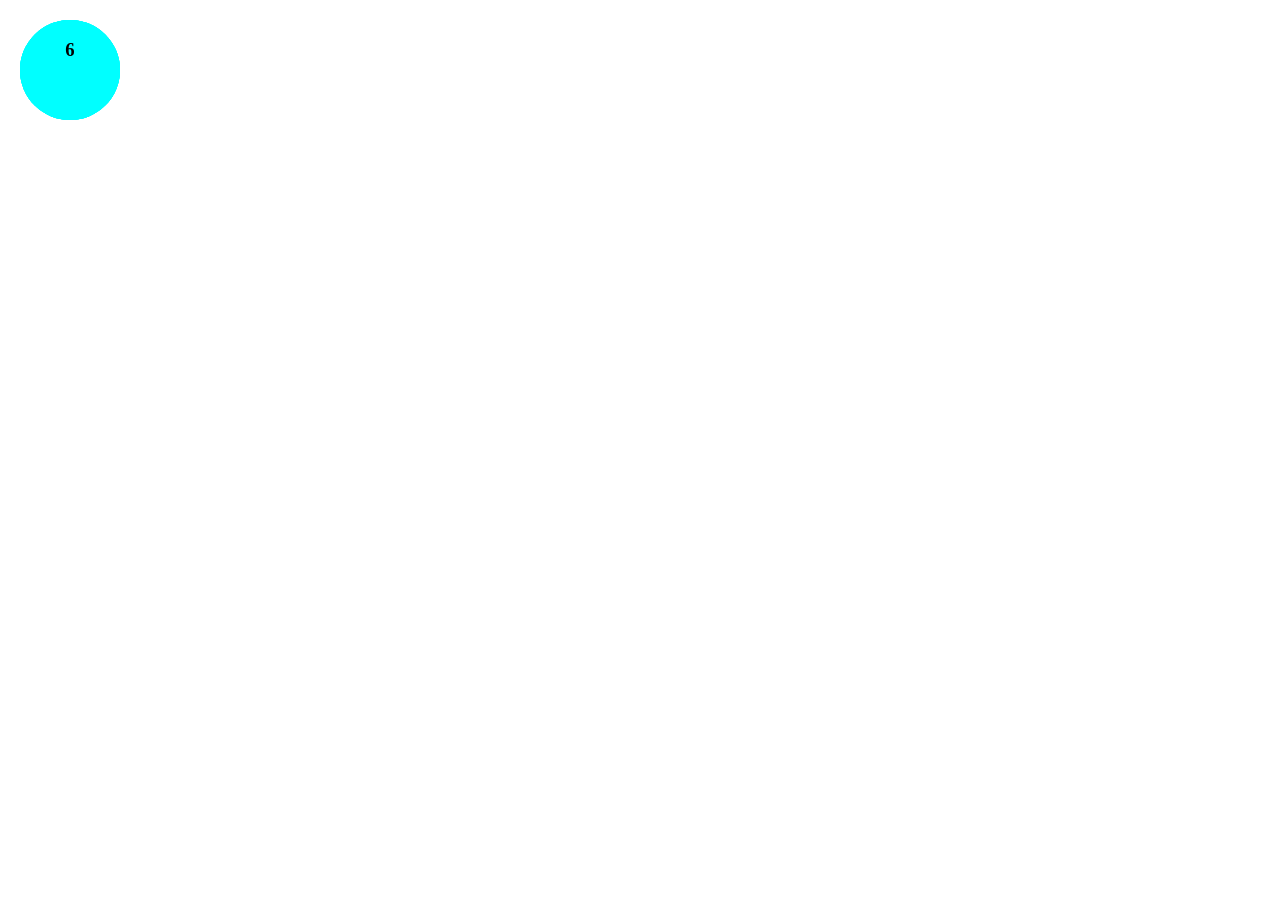
<file: animated buble/index.html>
<!DOCTYPE html>
<html lang="en">
<head>
  <meta charset="UTF-8">
  <link rel="stylesheet" href="style.css">
  <title>Document</title>
</head>
<body>
  <div class="box1"><h3>1</h3></div>
  <div class="box2"><h3>2</h3></div>
  <div class="box3"><h3>3</h3></div>
  <div class="box4"><h3>4</h3></div>
  <div class="box5"><h3>5</h3></div>
  <div class="box6"><h3>6</h3></div>
  
</body>
</html>
</file>
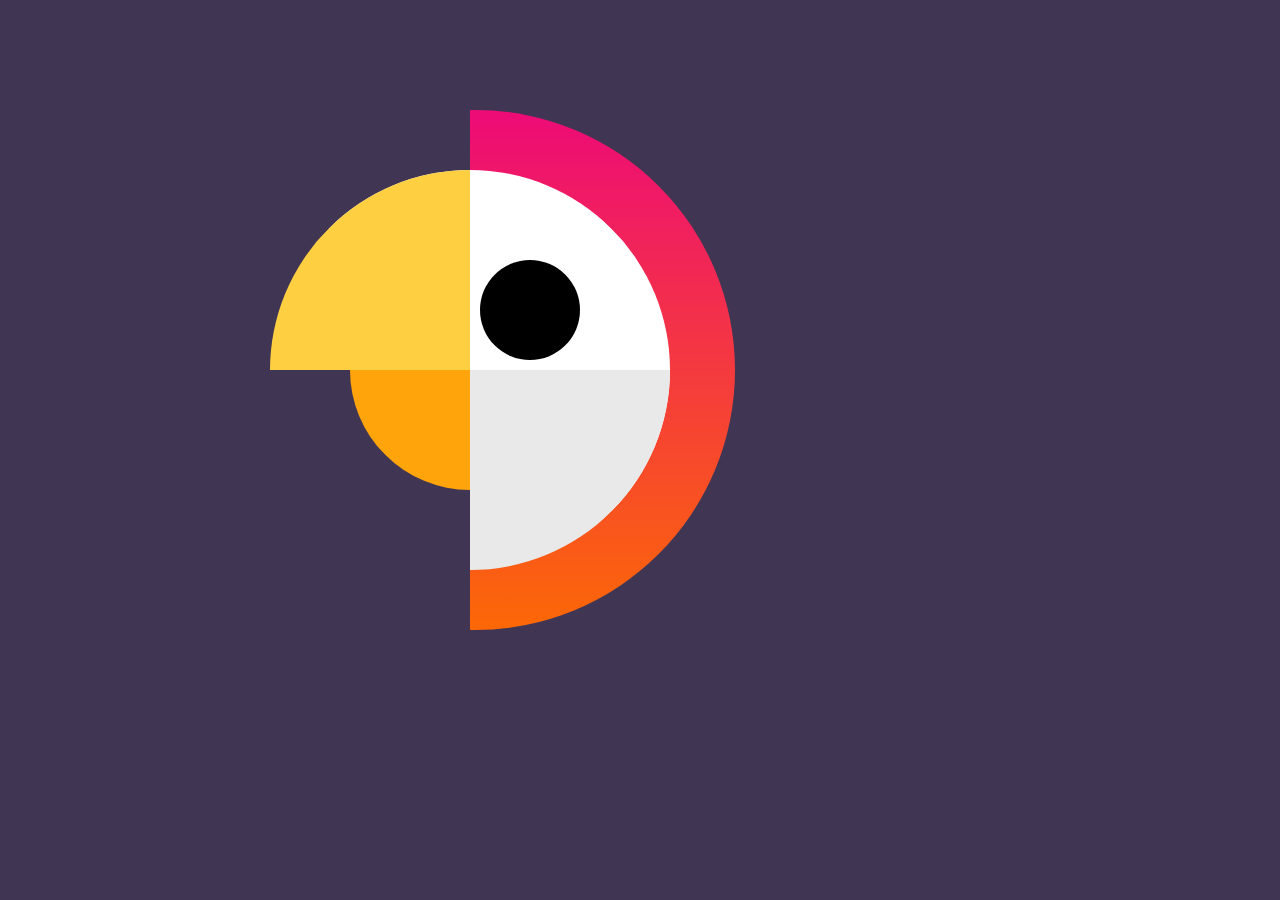
<file: xo'roz/index.html>
<!DOCTYPE html>
<html lang="en">
<head>
  <meta charset="UTF-8">
  <link rel="stylesheet" href="style.css">
  <title>Document</title>
</head>
<body>
  <div class="mouth"></div>
  <div class="head"></div>
  <div class="eye"></div>
  <div class="head2"></div>
  <div class="black"></div>
  
</body>
</html>
</file>
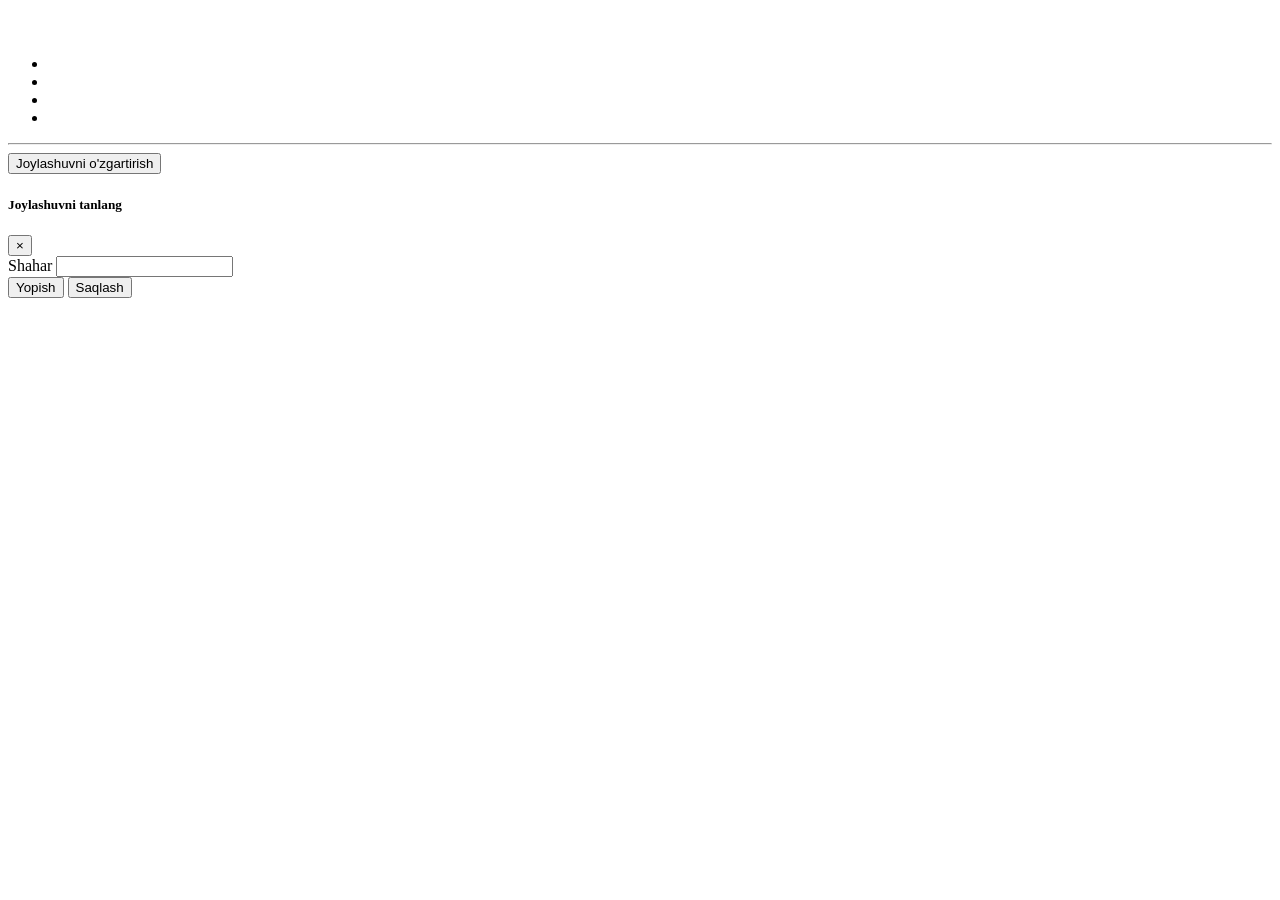
<file: New folder/SMART SS/ob-havo/index.html>
<!DOCTYPE html>
<html lang="en">
<head>
  <meta charset="UTF-8">
  <meta name="viewport" content="width=device-width, initial-scale=1.0">
  <meta http-equiv="X-UA-Compatible" content="ie=edge">
  <link rel="stylesheet" href="https://bootswatch.com/4/cerulean/bootstrap.min.css">
  <title>Ob-havo</title>
</head>
<body>
  <div class="container">
    <div class="row">
      <div class="col-md-6 mx-auto text-center bg-primary mt-5 p-5 rounded">
        <h1 id="w-location"></h1>   
        <h3 class="text-dark" id="w-desc"></h3>     
        <h3 id="w-string"></h3>
        <img id="w-icon">
        <ul id="w-details" class="list-group mt-3">
          <li class="list-group-item" id="w-humidity"></li>
          <li class="list-group-item" id="w-dewpoint"></li>
          <li class="list-group-item" id="w-feels-like"></li>
          <li class="list-group-item" id="w-wind"></li>
        </ul>
        <hr>
        <button type="button" class="btn btn-primary" data-toggle="modal" data-target="#locModal">
          Joylashuvni o'zgartirish
        </button>
      </div>
    </div>
  </div>

  <!-- Modal -->
  <div class="modal fade" id="locModal" tabindex="-1" role="dialog" aria-labelledby="locModalLabel" aria-hidden="true">
    <div class="modal-dialog" role="document">
      <div class="modal-content">
        <div class="modal-header">
          <h5 class="modal-title" id="locModalLabel">Joylashuvni tanlang</h5>
          <button type="button" class="close" data-dismiss="modal" aria-label="Close">
            <span aria-hidden="true">&times;</span>
          </button>
        </div>
        <div class="modal-body">
          <form id="w-form">
            <div class="form-group">
              <label for="city">Shahar</label>
              <input type="text" id="city" class="form-control">
            </div>
            <!-- <div class="form-group">
              <label for="state">State</label>
              <input type="text" id="state" class="form-control">
            </div> -->
          </form>
        </div>
        <div class="modal-footer">
          <button type="button" class="btn btn-secondary" data-dismiss="modal">Yopish</button>
          <button id="w-change-btn" type="button" class="btn btn-primary">Saqlash</button>
        </div>
      </div>
    </div>
  </div>
  

<script src="https://code.jquery.com/jquery-3.2.1.slim.min.js" integrity="sha384-KJ3o2DKtIkvYIK3UENzmM7KCkRr/rE9/Qpg6aAZGJwFDMVNA/GpGFF93hXpG5KkN" crossorigin="anonymous"></script>
<script src="https://cdnjs.cloudflare.com/ajax/libs/popper.js/1.12.3/umd/popper.min.js" integrity="sha384-vFJXuSJphROIrBnz7yo7oB41mKfc8JzQZiCq4NCceLEaO4IHwicKwpJf9c9IpFgh" crossorigin="anonymous"></script>
<script src="https://maxcdn.bootstrapcdn.com/bootstrap/4.0.0-beta.2/js/bootstrap.min.js" integrity="sha384-alpBpkh1PFOepccYVYDB4do5UnbKysX5WZXm3XxPqe5iKTfUKjNkCk9SaVuEZflJ" crossorigin="anonymous"></script>

  <script src="storage.js"></script>
  <script src="weather.js"></script>
  <script src="ui.js"></script>
  <script src="app.js"></script>
</body>
</html>
</file>
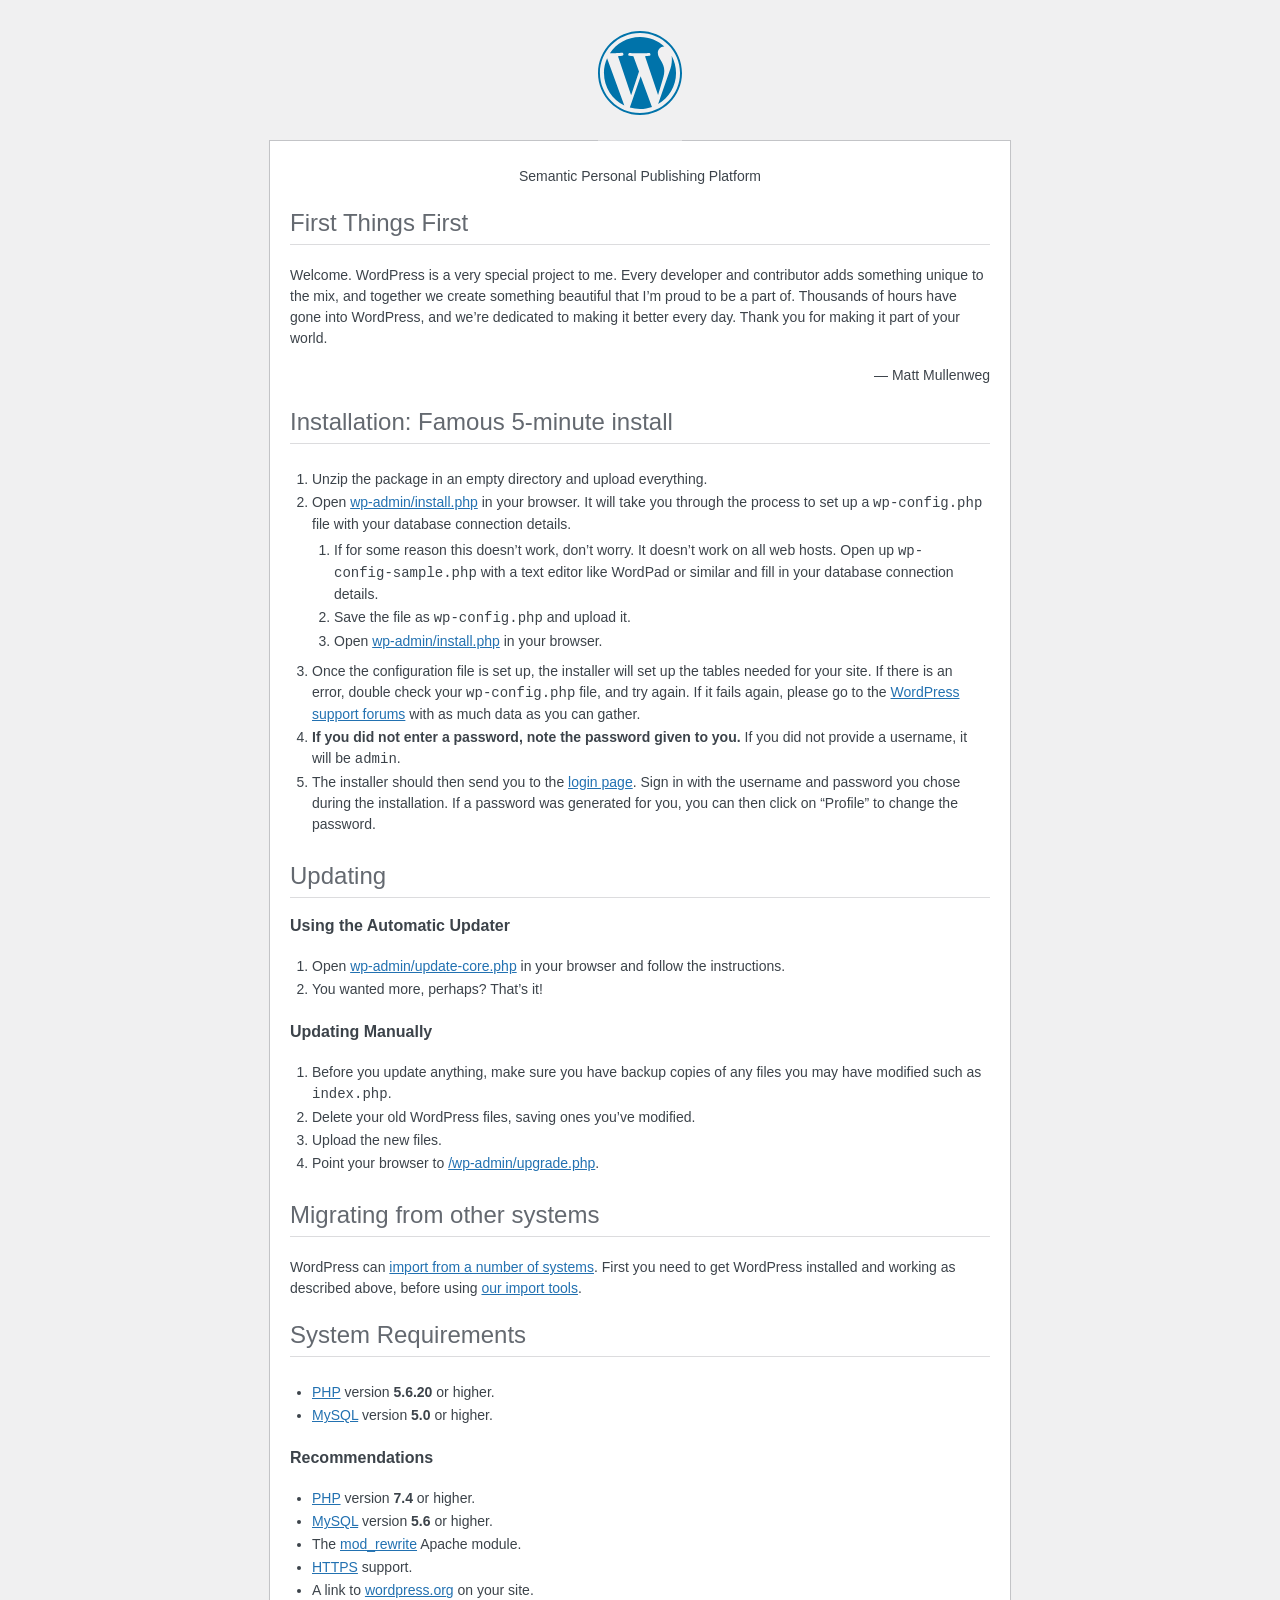
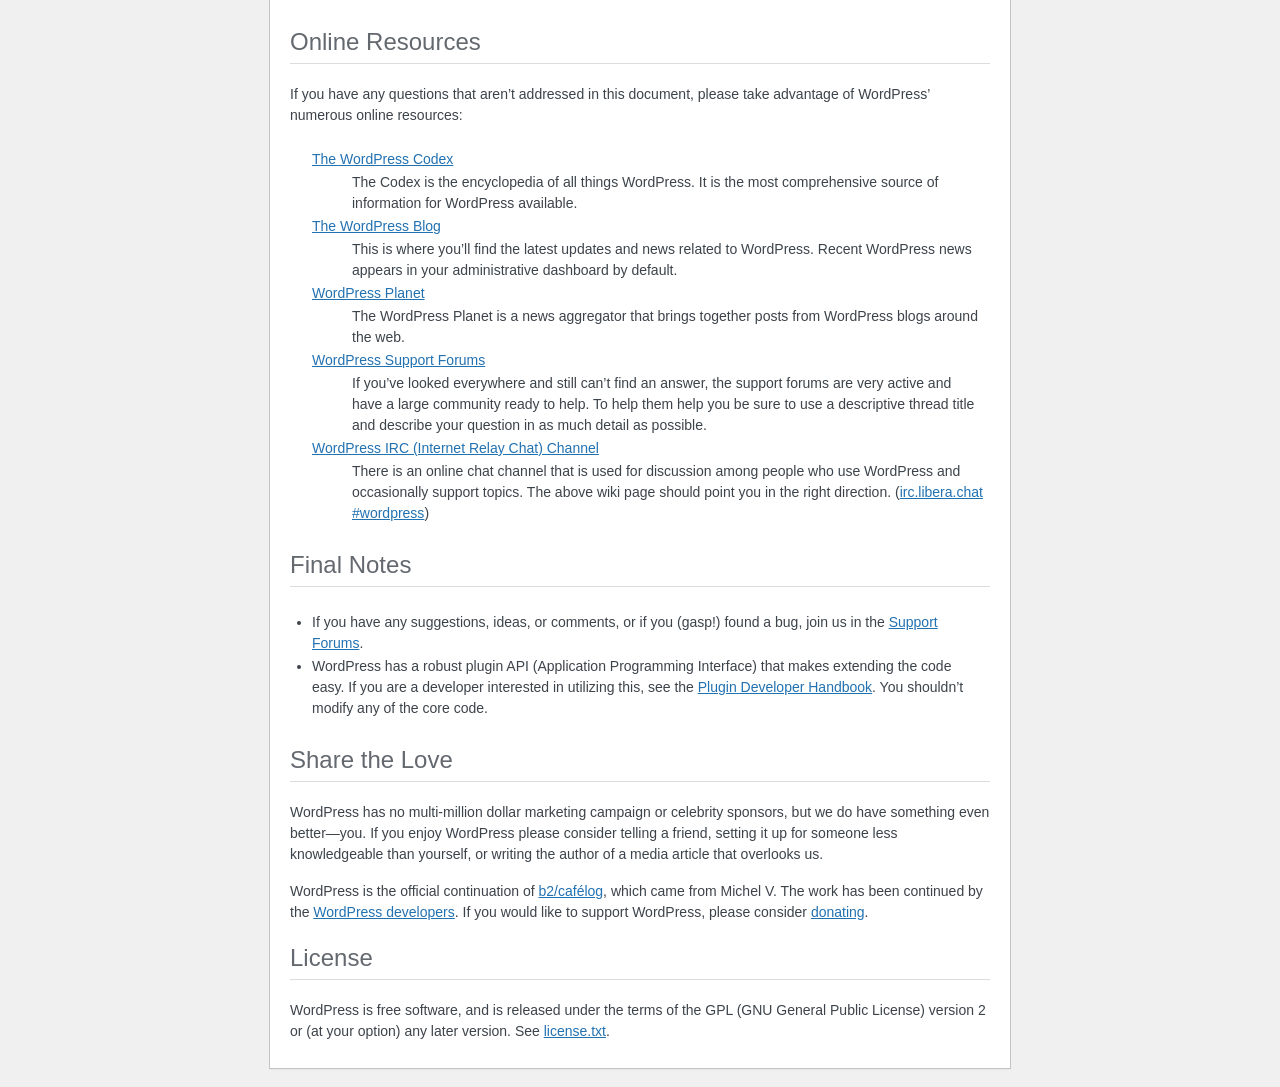
<file: readme.html>
<!DOCTYPE html>
<html lang="en">
<head>
	<meta name="viewport" content="width=device-width" />
	<meta http-equiv="Content-Type" content="text/html; charset=utf-8" />
	<title>WordPress &#8250; ReadMe</title>
	<link rel="stylesheet" href="wp-admin/css/install.css?ver=20100228" type="text/css" />
</head>
<body>
<h1 id="logo">
	<a href="https://wordpress.org/"><img alt="WordPress" src="wp-admin/images/wordpress-logo.png" /></a>
</h1>
<p style="text-align: center">Semantic Personal Publishing Platform</p>

<h2>First Things First</h2>
<p>Welcome. WordPress is a very special project to me. Every developer and contributor adds something unique to the mix, and together we create something beautiful that I&#8217;m proud to be a part of. Thousands of hours have gone into WordPress, and we&#8217;re dedicated to making it better every day. Thank you for making it part of your world.</p>
<p style="text-align: right">&#8212; Matt Mullenweg</p>

<h2>Installation: Famous 5-minute install</h2>
<ol>
	<li>Unzip the package in an empty directory and upload everything.</li>
	<li>Open <span class="file"><a href="wp-admin/install.php">wp-admin/install.php</a></span> in your browser. It will take you through the process to set up a <code>wp-config.php</code> file with your database connection details.
		<ol>
			<li>If for some reason this doesn&#8217;t work, don&#8217;t worry. It doesn&#8217;t work on all web hosts. Open up <code>wp-config-sample.php</code> with a text editor like WordPad or similar and fill in your database connection details.</li>
			<li>Save the file as <code>wp-config.php</code> and upload it.</li>
			<li>Open <span class="file"><a href="wp-admin/install.php">wp-admin/install.php</a></span> in your browser.</li>
		</ol>
	</li>
	<li>Once the configuration file is set up, the installer will set up the tables needed for your site. If there is an error, double check your <code>wp-config.php</code> file, and try again. If it fails again, please go to the <a href="https://wordpress.org/support/forums/">WordPress support forums</a> with as much data as you can gather.</li>
	<li><strong>If you did not enter a password, note the password given to you.</strong> If you did not provide a username, it will be <code>admin</code>.</li>
	<li>The installer should then send you to the <a href="wp-login.php">login page</a>. Sign in with the username and password you chose during the installation. If a password was generated for you, you can then click on &#8220;Profile&#8221; to change the password.</li>
</ol>

<h2>Updating</h2>
<h3>Using the Automatic Updater</h3>
<ol>
	<li>Open <span class="file"><a href="wp-admin/update-core.php">wp-admin/update-core.php</a></span> in your browser and follow the instructions.</li>
	<li>You wanted more, perhaps? That&#8217;s it!</li>
</ol>

<h3>Updating Manually</h3>
<ol>
	<li>Before you update anything, make sure you have backup copies of any files you may have modified such as <code>index.php</code>.</li>
	<li>Delete your old WordPress files, saving ones you&#8217;ve modified.</li>
	<li>Upload the new files.</li>
	<li>Point your browser to <span class="file"><a href="wp-admin/upgrade.php">/wp-admin/upgrade.php</a>.</span></li>
</ol>

<h2>Migrating from other systems</h2>
<p>WordPress can <a href="https://wordpress.org/support/article/importing-content/">import from a number of systems</a>. First you need to get WordPress installed and working as described above, before using <a href="wp-admin/import.php">our import tools</a>.</p>

<h2>System Requirements</h2>
<ul>
	<li><a href="https://secure.php.net/">PHP</a> version <strong>5.6.20</strong> or higher.</li>
	<li><a href="https://www.mysql.com/">MySQL</a> version <strong>5.0</strong> or higher.</li>
</ul>

<h3>Recommendations</h3>
<ul>
	<li><a href="https://secure.php.net/">PHP</a> version <strong>7.4</strong> or higher.</li>
	<li><a href="https://www.mysql.com/">MySQL</a> version <strong>5.6</strong> or higher.</li>
	<li>The <a href="https://httpd.apache.org/docs/2.2/mod/mod_rewrite.html">mod_rewrite</a> Apache module.</li>
	<li><a href="https://wordpress.org/news/2016/12/moving-toward-ssl/">HTTPS</a> support.</li>
	<li>A link to <a href="https://wordpress.org/">wordpress.org</a> on your site.</li>
</ul>

<h2>Online Resources</h2>
<p>If you have any questions that aren&#8217;t addressed in this document, please take advantage of WordPress&#8217; numerous online resources:</p>
<dl>
	<dt><a href="https://codex.wordpress.org/">The WordPress Codex</a></dt>
		<dd>The Codex is the encyclopedia of all things WordPress. It is the most comprehensive source of information for WordPress available.</dd>
	<dt><a href="https://wordpress.org/news/">The WordPress Blog</a></dt>
		<dd>This is where you&#8217;ll find the latest updates and news related to WordPress. Recent WordPress news appears in your administrative dashboard by default.</dd>
	<dt><a href="https://planet.wordpress.org/">WordPress Planet</a></dt>
		<dd>The WordPress Planet is a news aggregator that brings together posts from WordPress blogs around the web.</dd>
	<dt><a href="https://wordpress.org/support/forums/">WordPress Support Forums</a></dt>
		<dd>If you&#8217;ve looked everywhere and still can&#8217;t find an answer, the support forums are very active and have a large community ready to help. To help them help you be sure to use a descriptive thread title and describe your question in as much detail as possible.</dd>
	<dt><a href="https://make.wordpress.org/support/handbook/appendix/other-support-locations/introduction-to-irc/">WordPress <abbr>IRC</abbr> (Internet Relay Chat) Channel</a></dt>
		<dd>There is an online chat channel that is used for discussion among people who use WordPress and occasionally support topics. The above wiki page should point you in the right direction. (<a href="https://web.libera.chat/#wordpress">irc.libera.chat #wordpress</a>)</dd>
</dl>

<h2>Final Notes</h2>
<ul>
	<li>If you have any suggestions, ideas, or comments, or if you (gasp!) found a bug, join us in the <a href="https://wordpress.org/support/forums/">Support Forums</a>.</li>
	<li>WordPress has a robust plugin <abbr>API</abbr> (Application Programming Interface) that makes extending the code easy. If you are a developer interested in utilizing this, see the <a href="https://developer.wordpress.org/plugins/">Plugin Developer Handbook</a>. You shouldn&#8217;t modify any of the core code.</li>
</ul>

<h2>Share the Love</h2>
<p>WordPress has no multi-million dollar marketing campaign or celebrity sponsors, but we do have something even better&#8212;you. If you enjoy WordPress please consider telling a friend, setting it up for someone less knowledgeable than yourself, or writing the author of a media article that overlooks us.</p>

<p>WordPress is the official continuation of <a href="http://cafelog.com/">b2/caf&#233;log</a>, which came from Michel V. The work has been continued by the <a href="https://wordpress.org/about/">WordPress developers</a>. If you would like to support WordPress, please consider <a href="https://wordpress.org/donate/">donating</a>.</p>

<h2>License</h2>
<p>WordPress is free software, and is released under the terms of the <abbr>GPL</abbr> (GNU General Public License) version 2 or (at your option) any later version. See <a href="license.txt">license.txt</a>.</p>

</body>
</html>
</file>
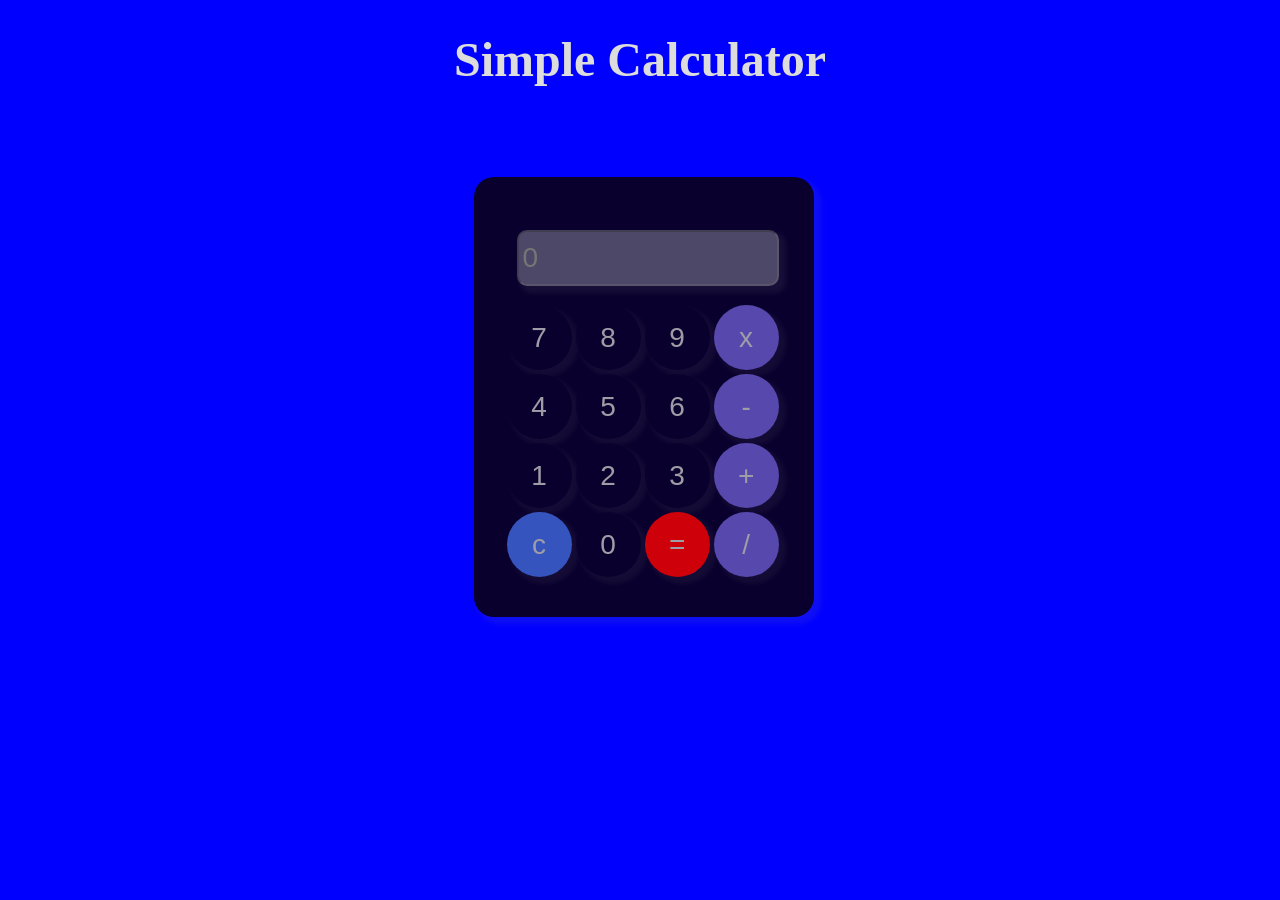
<file: Calculator/calculator.html>
<!DOCTYPE html>
<html lang="en">

<head>
  <meta charset="UTF-8">
  <link rel="stylesheet" href="style.css">
  <title>Calculator</title>
</head>

<body>
  <h1>Simple Calculator</h1>
  <form name="calculator">
    <table>
      
      <tr>
        <td>
          <input type="text" name="display" id="display" disabled placeholder="0">
        </td>
      </tr>
      <!-- 7 8 9 x -->
      <tr>
        <td>
          <input type="button" name="seven" value="7" onclick="calculator.display.value +='7'">
          <input type="button" name="eight" value="8" onclick="calculator.display.value +='8'">
          <input type="button" name="nine" value="9" onclick="calculator.display.value +='9'">
          <input type="button" name="times" class="operator" value="x" onclick="calculator.display.value +='*'" style="background-color: slateblue;">
        </td>
      </tr>
      <!-- 4 5 6 - -->
      <tr>
        <td>
          <input type="button" name="four" value="4" onclick="calculator.display.value +='4'">
          <input type="button" name="five" value="5" onclick="calculator.display.value +='5'">
          <input type="button" name="six" value="6" onclick="calculator.display.value +='6'">
          <input type="button" name="minus" class="operator" value="-" onclick="calculator.display.value +='-'" style="background-color: slateblue;">
        </td>
      </tr>

      <tr>
        <td>
          <input type="button" name="one" value="1" onclick="calculator.display.value +='1'">
          <input type="button" name="two" value="2" onclick="calculator.display.value +='2'">
          <input type="button" name="three" value="3" onclick="calculator.display.value +='3'">
          <input type="button" name="plus" class="operator" value="+" onclick="calculator.display.value +='+'" style="background-color: slateblue;">
        </td>
      </tr>

      <tr>
        <td>
          <input type="button" name="clear" value="c" onclick="calculator.display.value =''" style="background-color: royalblue;">
          <input type="button" name="zero" value="0" onclick="calculator.display.value +='0'">
          <input type="button" name="doit" value="=" onclick="calculator.display.value = eval(calculator.display.value)" style="background-color: red;">
          <input type="button" name="div" class="operator" value="/" onclick="calculator.display.value +='/'" style="background-color: slateblue;">
        </td>
      </tr>
    </table>
  </form>

</body>

</html>
</file>
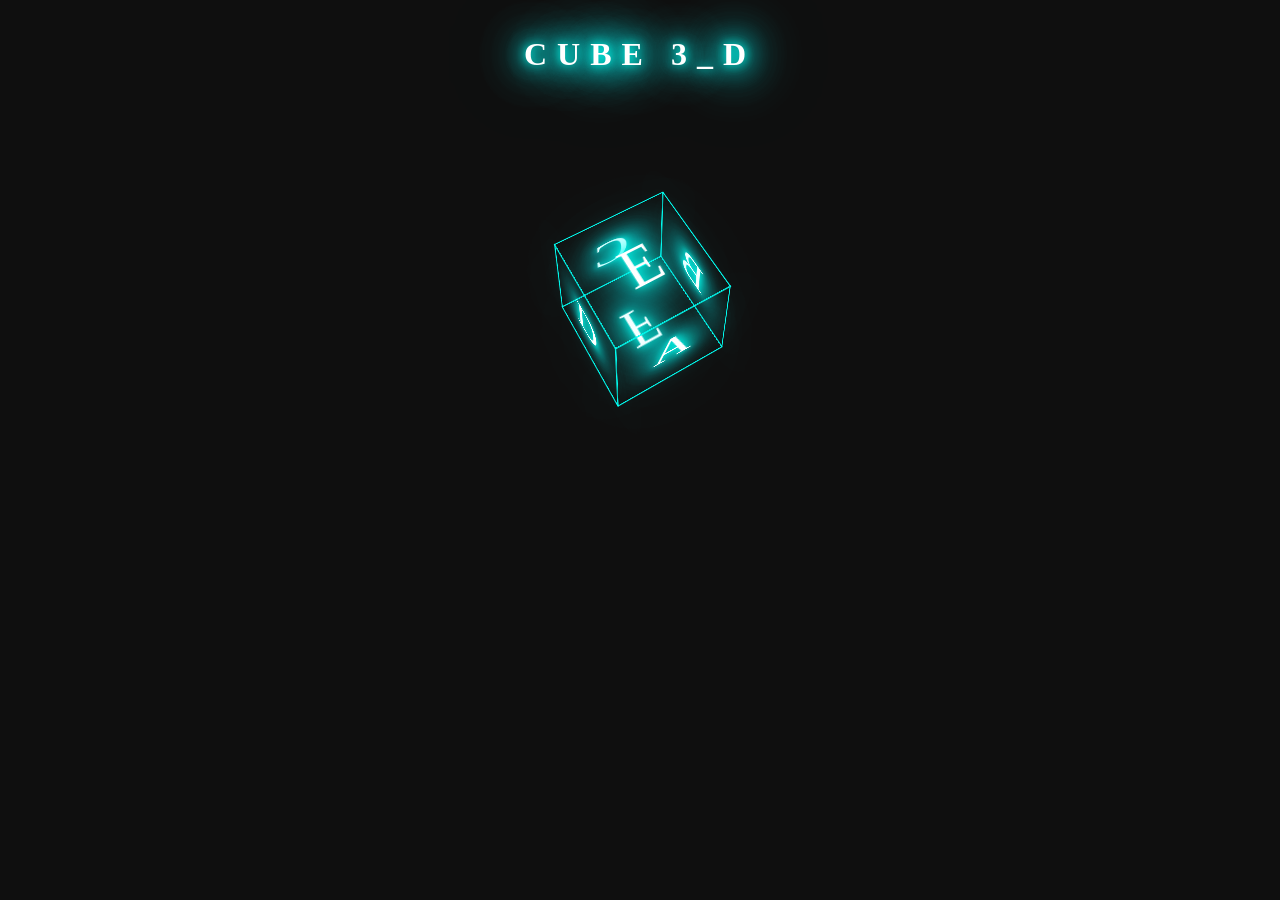
<file: CUBE 3D/CUBE.html>
<!DOCTYPE html>
<html lang="en">
<head>
    <meta charset="UTF-8">
    <meta http-equiv="X-UA-Compatible" content="IE=edge">
    <meta name="viewport" content="width=device-width, initial-scale=1.0">
    <title>Lesson1</title>
    <link rel="stylesheet" href="CUBE.css">
</head>
<body>
    <div class="mainBox">
        <br><br>
        <h1>CUBE 3_D</h1>
        <div class="cube">
            <div class="side front">A</div>
            <div class="side back">C</div>
            <div class="side right">B</div>
            <div class="side left">D</div>
            <div class="side top">E</div>
            <div class="side bottom">F</div>
        </div>
    </div>


    
    
</body>
</html>
</file>
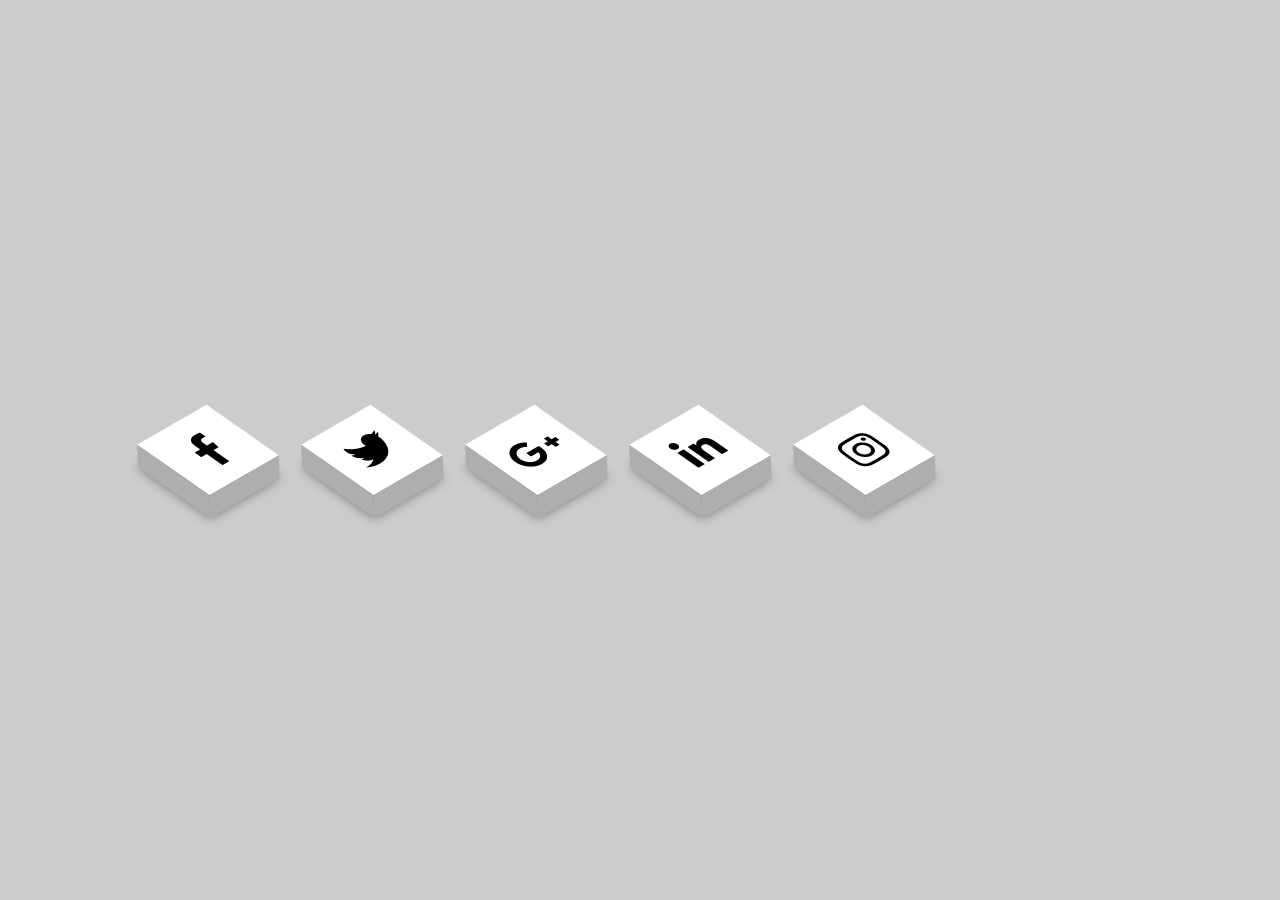
<file: ijtimoiy tarmoqlar iconlari/icons-animation$.html>
<!DOCTYPE html>
<html lang="en">
<head>
  <meta charset="UTF-8">
  <link rel="stylesheet" href="https://use.fontawesome.com/releases/v5.15.3/css/all.css" integrity="sha384-SZXxX4whJ79/gErwcOYf+zWLeJdY/qpuqC4cAa9rOGUstPomtqpuNWT9wdPEn2fk" crossorigin="anonymous">
  <link rel="stylesheet" href="style.css">
  <title>Animations icons</title>
</head>
<body>
<ul>
  <li><a href="#"><i class="fab fa-facebook-f"></i></a></li>  
  <li><a href="#"><i class="fab fa-twitter"></i></a></li>
  <li><a href="#"><i class="fab fa-google-plus-g"></i></a></li>
  <li><a href="#"><i class="fab fa-linkedin-in"></i></a></li>
  <li><a href="#"><i class="fab fa-instagram"></i></a></li>
</ul>
  
</body>
</html>
</file>
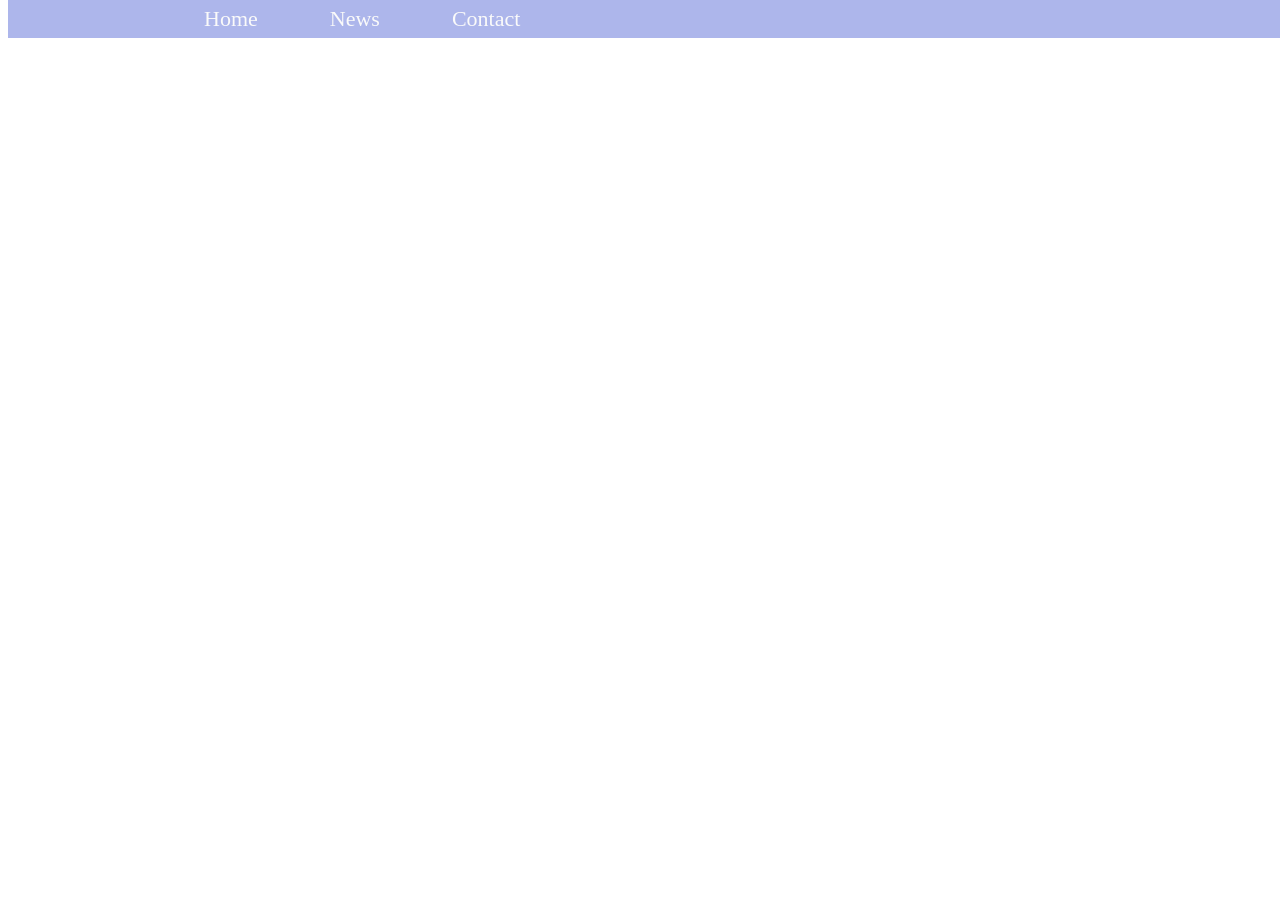
<file: navbar2/navbar2.html>
<!DOCTYPE html>
<html lang="en">

<head>
    <meta charset="UTF-8">
    <meta http-equiv="X-UA-Compatible" content="IE=edge">
    <meta name="viewport" content="width=device-width, initial-scale=1.0">
    <link rel="stylesheet" href="navbar2.css">
    <title>Document</title>
</head>

<body>
    <div class="navbar">
        <a href="#home">Home</a>
        <a href="#news">News</a>
        <a href="#contact">Contact</a>
    </div>

    <div class="cards">
        <div class="card1"></div>
        <div class="card2"></div>
        <div class="card3"></div>
        <div class="card4"></div>
        <div class="card5"></div>
        <div class="card6"></div>
    </div>
      


      

</body>

</html>
</file>
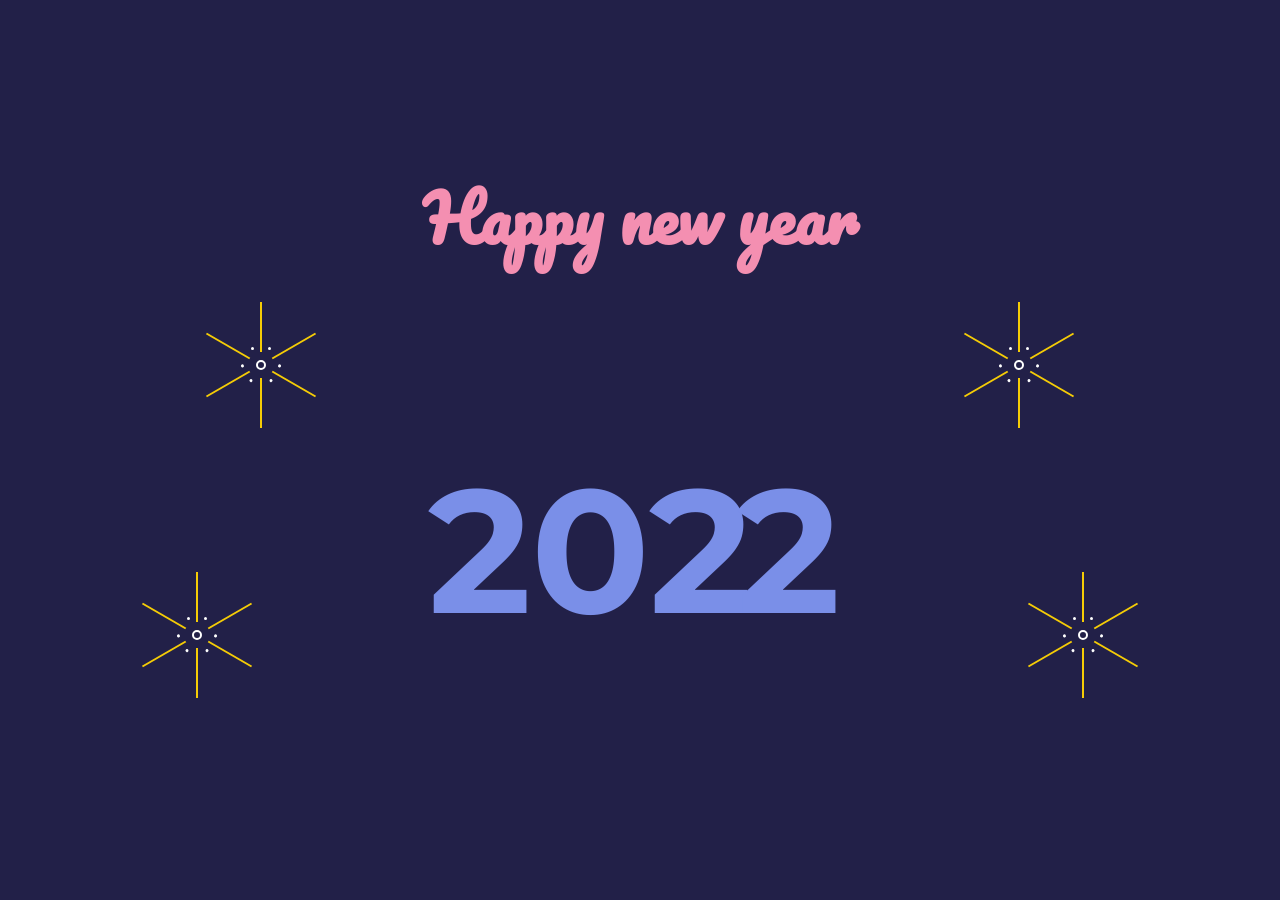
<file: New year/newyear.html>
<!DOCTYPE html>
<html lang="en">
<head>
    <meta charset="UTF-8">
    <meta http-equiv="X-UA-Compatible" content="IE=edge">
    <meta name="viewport" content="width=device-width, initial-scale=1.0">
    <link rel="stylesheet" href="newyear.css">
    <title>Document</title>
</head>
<body>
    <div class="feliz">Happy new year</div>
<div class="ano_novo">
  <span>202</span>
  <span class="seis">1</span>
  <span class="sete">2</span>
  <div class="balao"></div>
</div>
<div class="fogos">
  <div class="f1">
    <span><i></i></span>
    <span><i></i></span>
    <span><i></i></span>
  </div>
  <div class="f2">
    <span><i></i></span>
    <span><i></i></span>
    <span><i></i></span>
  </div>
  <div class="f3">
    <span><i></i></span>
    <span><i></i></span>
    <span><i></i></span>
  </div>
  <div class="f4">
    <span><i></i></span>
    <span><i></i></span>
    <span><i></i></span>
  </div>
</div>

</body>
</html>
</file>
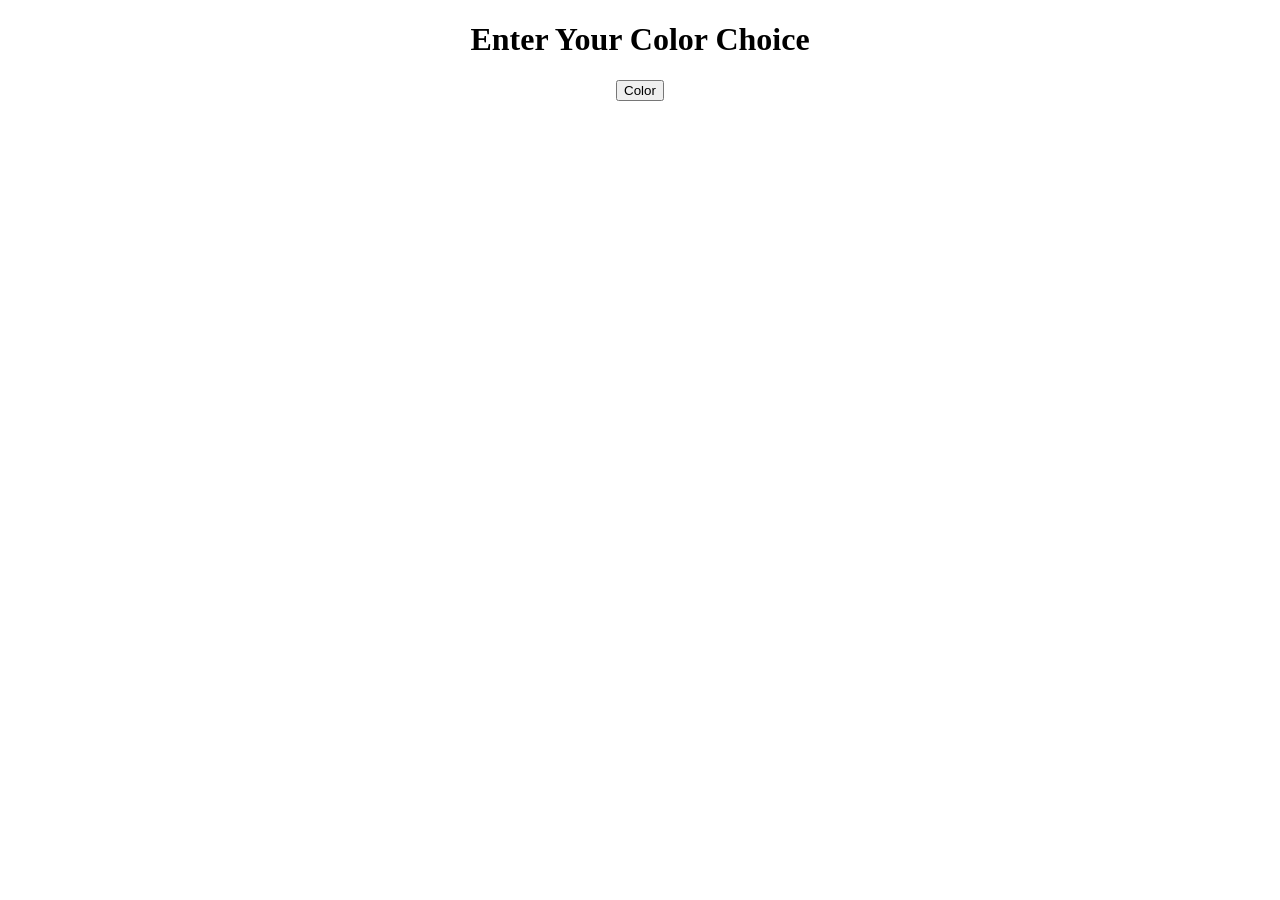
<file: pick color/pick color.htm>
<!DOCTYPE HTML>
<html>

<head>
	<script src=
"https://ajax.googleapis.com/ajax/libs/jquery/3.5.1/jquery.min.js">
	</script>
</head>

<body style="text-align:center;" id="body">
	<h1>Enter Your Color Choice</h1>
	
	<button type="button" onclick="changecolor()">
		Color
	</button>
		
	<script>
		function changecolor()
		{
			// Generating random color each time
			var color = "#"+(Math.random()*16777215|0).toString(16);
			
			$("body").css("background-color",color);
		}
	</script>
</body>
	
</html>
</file>
<file: animated buble/style.css>
.box1 {
  position: absolute;
  top: 20px;
  left: 20px;
  border-radius: 50%;
  height: 100px;
  width: 100px;
  background-color: aqua;
  animation-name: first;
  animation-duration: 7s;
  animation-iteration-count: infinite;
 
}
.box2 {
  border-radius: 50%;
  position: absolute;
  top: 20px;
  left: 20px;
  height: 100px;
  width: 100px;
  background-color: aqua;
  animation-name: second;
  animation-duration: 7s;
  animation-iteration-count: infinite;
  animation-delay: 1s;
  
}

@keyframes first {
  from {
    background-color: aqua;
  }
  25% {
    left: 600px;
    top: 20px;
    background-color: chartreuse;
  }
  50% {
    left: 600px;
    top: 500px;
    background-color: blue;
  }
  75% {
    left: 20px;
    top: 500px;
    background-color: brown;
  }
  to {
    top: 20px;
    left: 20px;
    background-color: aqua;
  }
}

@keyframes second {
  from {
    background-color: aqua;
  }
  25% {
    left: 600px;
    top: 20px;
    background-color: chartreuse;
  }
  50% {
    left: 600px;
    top: 500px;
    background-color: blue;
  }
  75% {
    left: 20px;
    top: 500px;
    background-color: brown;
  }
  to {
    top: 20px;
    left: 20px;
    background-color: aqua;
  }
}


.box3 {
  border-radius: 50%;
  position: absolute;
  top: 20px;
  left: 20px;
  height: 100px;
  width: 100px;
  background-color: aqua;
  animation-name: third;
  animation-duration: 7s;
  animation-iteration-count: infinite;
  animation-delay: 2s;
}

@keyframes third {
  from {
    background-color: aqua;
  }
  25% {
    left: 600px;
    top: 20px;
    background-color: chartreuse;
  }
  50% {
    left: 600px;
    top: 500px;
    background-color: blue;
  }
  75% {
    left: 20px;
    top: 500px;
    background-color: brown;
  }
  to {
    top: 20px;
    left: 20px;
    background-color: aqua;
  }
}

* {
  text-align: center;
  
}

.box4 {
  border-radius: 50%;
  position: absolute;
  top: 20px;
  left: 20px;
  height: 100px;
  width: 100px;
  background-color: aqua;
  animation-name: four;
  animation-duration: 7s;
  animation-iteration-count: infinite;
  animation-delay: 3s;
 
}

@keyframes four {
  from {
    background-color: aqua;
  }
  25% {
    left: 600px;
    top: 20px;
    background-color: chartreuse;
  }
  50% {
    left: 600px;
    top: 500px;
    background-color: blue;
  }
  75% {
    left: 20px;
    top: 500px;
    background-color: brown;
  }
  to {
    top: 20px;
    left: 20px;
    background-color: aqua;
  }
}


.box5 {
  border-radius: 50%;
  position: absolute;
  top: 20px;
  left: 20px;
  height: 100px;
  width: 100px;
  background-color: aqua;
  animation-name: fifth;
  animation-duration: 7s;
  animation-iteration-count: infinite;
  animation-delay: 4s;
  
}

@keyframes fifth {
  from {
    background-color: aqua;
  }
  25% {
    left: 600px;
    top: 20px;
    background-color: chartreuse;
  }
  50% {
    left: 600px;
    top: 500px;
    background-color: blue;
  }
  75% {
    left: 20px;
    top: 500px;
    background-color: brown;
  }
  to {
    top: 20px;
    left: 20px;
    background-color: aqua;
  }
}

.box6 {
  border-radius: 50%;
  position: absolute;
  top: 20px;
  left: 20px;
  height: 100px;
  width: 100px;
  background-color: aqua;
  animation-name: sixth;
  animation-duration: 7s;
  animation-iteration-count: infinite;
  animation-delay: 5s;
  
}

@keyframes sixth {
  from {
    background-color: aqua;
  }
  25% {
    left: 600px;
    top: 20px;
    background-color: chartreuse;
  }
  50% {
    left: 600px;
    top: 500px;
    background-color: blue;
  }
  75% {
    left: 20px;
    top: 500px;
    background-color: brown;
  }
  to {
    top: 20px;
    left: 20px;
    background-color: aqua;
  }
}
</file>
<file: xo'roz/style.css>
body {
  background-color: rgb(64, 53, 83);
}
.mouth {
  width: 0;
  height: 0;
  border-left: 120px solid transparent;
  border-right: 120px solid transparent;
  border-top: 120px solid transparent;
  border-bottom: 120px solid rgb(255, 164, 11);
  border-radius: 50%;
  transform: rotate(45deg);
  position: absolute;
  top: 250px;
  left: 350px;
  z-index: 10;
}

.head {
  width: 0;
  height: 0;
  border-left: 200px solid rgb(254, 207, 65);
  border-right: 200px solid  rgb(233, 233, 233);
  border-top: 200px solid white;
  border-bottom: 200px solid transparent;
  border-radius: 50%;
  transform: rotate(45deg);
  position: absolute;
  top: 170px;
  left: 270px;
  z-index: 10;
}

.eye {
  height: 100px;
  width: 100px;
  border-radius: 50%;
  background-color: black;
  position: absolute;
  top: 260px;
  left: 480px;
  z-index: 10;
}
.head2 {
  height: 520px;
  width: 520px;
  border-radius: 50%;
  background-image: linear-gradient(rgb(237, 11, 119), rgb(252, 104, 6));
  position: absolute;
  z-index: 3;
  left: 215px;
  top: 110px;
}
.black {
  height: 550px;
  width: 350px;
  background-color: rgb(64, 53, 83);
  position: absolute;
  top: 100px;
  left: 120px;
  z-index: 4;
}
</file>
<file: wp-admin/css/install.css>
html {
	background: #f0f0f1;
	margin: 0 20px;
}

body {
	background: #fff;
	border: 1px solid #c3c4c7;
	color: #3c434a;
	font-family: -apple-system, BlinkMacSystemFont, "Segoe UI", Roboto, Oxygen-Sans, Ubuntu, Cantarell, "Helvetica Neue", sans-serif;
	margin: 140px auto 25px;
	padding: 20px 20px 10px 20px;
	max-width: 700px;
	-webkit-font-smoothing: subpixel-antialiased;
	box-shadow: 0 1px 1px rgba(0, 0, 0, 0.04);
}

a {
	color: #2271b1;
}

a:hover,
a:active {
	color: #135e96;
}

a:focus {
	color: #043959;
	box-shadow:
		0 0 0 1px #4f94d4,
		0 0 2px 1px rgba(79, 148, 212, 0.8);
}

h1, h2 {
	border-bottom: 1px solid #dcdcde;
	clear: both;
	color: #646970;
	font-size: 24px;
	padding: 0 0 7px;
	font-weight: 400;
}

h3 {
	font-size: 16px;
}

p, li, dd, dt {
	padding-bottom: 2px;
	font-size: 14px;
	line-height: 1.5;
}

code, .code {
	font-family: Consolas, Monaco, monospace;
}

ul, ol, dl {
	padding: 5px 5px 5px 22px;
}

a img {
	border: 0
}
abbr {
	border: 0;
	font-variant: normal;
}

fieldset {
	border: 0;
	padding: 0;
	margin: 0;
}

label {
	cursor: pointer;
}

#logo {
	margin: -130px auto 25px;
	padding: 0 0 25px 0;
	width: 84px;
	height: 84px;
	overflow: hidden;
	background-image: url(../images/w-logo-blue.png?ver=20131202);
	background-image: none, url(../images/wordpress-logo.svg?ver=20131107);
	background-size: 84px;
	background-position: center top;
	background-repeat: no-repeat;
	color: #3c434a; /* same as login.css */
	font-size: 20px;
	font-weight: 400;
	line-height: 1.3em;
	text-decoration: none;
	text-align: center;
	text-indent: -9999px;
	outline: none;
}

.step {
	margin: 20px 0 15px;
}
.step, th {
	text-align: left;
	padding: 0;
}
.language-chooser.wp-core-ui .step .button.button-large {
	font-size: 14px;
}
textarea {
	border: 1px solid #dcdcde;
	font-family: -apple-system, BlinkMacSystemFont, "Segoe UI", Roboto, Oxygen-Sans, Ubuntu, Cantarell, "Helvetica Neue", sans-serif;
	width: 100%;
	box-sizing: border-box;
}

.form-table {
	border-collapse: collapse;
	margin-top: 1em;
	width: 100%;
}

.form-table td {
	margin-bottom: 9px;
	padding: 10px 20px 10px 0;
	font-size: 14px;
	vertical-align: top
}

.form-table th {
	font-size: 14px;
	text-align: left;
	padding: 10px 20px 10px 0;
	width: 140px;
	vertical-align: top;
}

.form-table code {
	line-height: 1.28571428;
	font-size: 14px;
}

.form-table p {
	margin: 4px 0 0 0;
	font-size: 11px;
}

.form-table input {
	line-height: 1.33333333;
	font-size: 15px;
	padding: 3px 5px;
}

input,
submit {
	font-family: -apple-system, BlinkMacSystemFont, "Segoe UI", Roboto, Oxygen-Sans, Ubuntu, Cantarell, "Helvetica Neue", sans-serif;
}

.form-table input[type=text],
.form-table input[type=email],
.form-table input[type=url],
.form-table input[type=password],
#pass-strength-result {
	width: 218px;
}

.form-table th p {
	font-weight: 400;
}

.form-table.install-success th,
.form-table.install-success td {
	vertical-align: middle;
	padding: 16px 20px 16px 0;
}

.form-table.install-success td p {
	margin: 0;
	font-size: 14px;
}

.form-table.install-success td code {
	margin: 0;
	font-size: 18px;
}

#error-page {
	margin-top: 50px;
}

#error-page p {
	font-size: 14px;
	line-height: 1.28571428;
	margin: 25px 0 20px;
}

#error-page code, .code {
	font-family: Consolas, Monaco, monospace;
}

.message {
	border-left: 4px solid #d63638;
	padding: .7em .6em;
	background-color: #fcf0f1;
}

/* rtl:ignore */
#dbname,
#uname,
#pwd,
#dbhost,
#prefix,
#user_login,
#admin_email,
#pass1,
#pass2 {
	direction: ltr;
}


/* localization */
body.rtl,
.rtl textarea,
.rtl input,
.rtl submit {
	font-family: Tahoma, sans-serif;
}

:lang(he-il) body.rtl,
:lang(he-il) .rtl textarea,
:lang(he-il) .rtl input,
:lang(he-il) .rtl submit {
	font-family: Arial, sans-serif;
}

@media only screen and (max-width: 799px) {
	body {
		margin-top: 115px;
	}
	#logo a {
		margin: -125px auto 30px;
	}
}

@media screen and (max-width: 782px) {

	.form-table {
		margin-top: 0;
	}

	.form-table th,
	.form-table td {
		display: block;
		width: auto;
		vertical-align: middle;
	}

	.form-table th {
		padding: 20px 0 0;
	}

	.form-table td {
		padding: 5px 0;
		border: 0;
		margin: 0;
	}

	textarea,
	input {
		font-size: 16px;
	}

	.form-table td input[type="text"],
	.form-table td input[type="email"],
	.form-table td input[type="url"],
	.form-table td input[type="password"],
	.form-table td select,
	.form-table td textarea,
	.form-table span.description {
		width: 100%;
		font-size: 16px;
		line-height: 1.5;
		padding: 7px 10px;
		display: block;
		max-width: none;
		box-sizing: border-box;
	}

	.wp-pwd #pass1 {
		padding-right: 50px;
	}

	.wp-pwd .button.wp-hide-pw {
		right: 0;
	}

	#pass-strength-result {
		width: 100%;
	}
}

body.language-chooser {
	max-width: 300px;
}

.language-chooser select {
	padding: 8px;
	width: 100%;
	display: block;
	border: 1px solid #dcdcde;
	background: #fff;
	color: #2c3338;
	font-size: 16px;
	font-family: Arial, sans-serif;
	font-weight: 400;
}

.language-chooser select:focus {
	color: #2c3338;
}

.language-chooser select option:hover,
.language-chooser select option:focus {
	color: #0a4b78;
}

.language-chooser .step {
	text-align: right;
}

.screen-reader-input,
.screen-reader-text {
	border: 0;
	clip: rect(1px, 1px, 1px, 1px);
	-webkit-clip-path: inset(50%);
	clip-path: inset(50%);
	height: 1px;
	margin: -1px;
	overflow: hidden;
	padding: 0;
	position: absolute;
	width: 1px;
	word-wrap: normal !important;
}

.spinner {
	background: url(../images/spinner.gif) no-repeat;
	background-size: 20px 20px;
	visibility: hidden;
	opacity: 0.7;
	filter: alpha(opacity=70);
	width: 20px;
	height: 20px;
	margin: 2px 5px 0;
}

.step .spinner {
	display: inline-block;
	vertical-align: middle;
	margin-right: 15px;
}

.button.hide-if-no-js,
.hide-if-no-js {
	display: none;
}

/**
 * HiDPI Displays
 */
@media print,
  (-webkit-min-device-pixel-ratio: 1.25),
  (min-resolution: 120dpi) {

	.spinner {
		background-image: url(../images/spinner-2x.gif);
	}

}
</file>
<file: Calculator/style.css>
body {
  padding: 0;
  margin: 0;
  background-color: blue;
}

h1 {
  text-align: center;
  color: rgb(220, 220, 220);
  font-size: 3em;
}

form {
  margin-left: 37vw;
  margin-top: 10vh;
  width: 300px;
  height: 400px;
  padding: 20px;
  background-color: rgb(10, 0, 46);
  border-radius: 20px;
  box-shadow: 5px 5px 5px 2px rgba(148, 148, 148, .1);
  }

  table {
    padding: 5% 10px;
  }

  #display {
    margin: 15px 10px;
    padding: 10px 4px;
    font-size: 28px;
    width: 250px;
    color: rgb(255, 255, 255);
    border-radius: 10px;
    box-shadow: 5px 5px 5px 2px rgba(148, 148, 148, .1);
  }

  input[type=button] {
    font-family: sans-serif;
    padding: 0;
    width: 65px;
    height: 65px;
    font-size: 28px;
    background-color: rgb(10, 0, 46);
    color: #c4c4c4;
    opacity: .8;
    border: none;
    border-radius: 50%;
    box-shadow: 5px 5px 5px 2px rgba(148, 148, 148, .1);
  }

  input[type=button]:hover {
    color: rgb(0, 214, 252);
    
background: rgb(2,0,36);
background: linear-gradient(90deg, rgba(2,0,36,1) 0%, rgba(73,73,219,1) 33%, rgba(0,212,255,1) 100%);

  }
</file>
<file: CUBE 3D/CUBE.css>
* {
    padding: 0;
    margin: 0;
}
body {
    background: #0f0f0f;
}
.mainBox {
    perspective: 900px;
}
h1 {   
    text-align: center;
    letter-spacing: 10px;
    
}
.cube {
    font-size: 4em;
    width: 2em;
    color: #fff;
    margin: 3em auto;
    transform-style: preserve-3d;
    transform: rotateX(-45deg) rotateY(30deg);
    animation: cubes 3.5s linear infinite;
}
@keyframes cubes {
    0% {
        transform: rotateY(0deg);
    }
    100% {
        transform: rotateY(360deg) scale(1.0) rotateX(40deg);

    }
}
.side {
    position: absolute;
    width: 2em;
    height: 2em;
    text-align: center;
    line-height: 2em;
    background-size: cover;
    border: 1px solid #00FFF2;
    
    text-shadow: 0 0 10px #00fff2, 0 0 20px #00fff2, 0 0 30px #00fff2, 0 0 40px #00fff2, 0 0 50px #00fff2, 0 0 60px #00fff2, 0 0 70px #00fff2, 0 0 90px #00fff2;
    
}
.front {
    transform: translateZ(1em);    
}
.top {
    transform: rotateX(90deg) translateZ(1em);    
}
.right {
    transform: rotateY(90deg) translateZ(1em);
}
.left {
    transform: rotateY(-90deg) translateZ(1em);
}
.bottom {
    transform: rotateX(-90deg) translateZ(1em);
}
.back {
    transform: rotateY(-180deg) translateZ(1em);
}


h1{
    text-shadow: 0 0 10px #00fff2, 0 0 20px #00fff2, 0 0 30px #00fff2, 0 0 40px #00fff2, 0 0 50px #00fff2, 0 0 60px #00fff2, 0 0 70px #00fff2, 0 0 90px #00fff2;
    color: #fff;
    margin: auto;
}
</file>
<file: ijtimoiy tarmoqlar iconlari/style.css>
body {
  margin: 0;
  padding: 0;
  background-color: #ccc;
  perspective: 1000px;
  height: 100vh;
}
ul {
  margin: 0;
  padding: 0;
  position: absolute;
  top: 50%;
  left: 50%;
  transform: translate(-50%, -50%);
  width: 80%;
}
ul li { 
  display: inline-block;
  list-style: none;
  margin: 0  40px;

}
ul li a .fab {
  font-size: 40px;
  color: black;
  line-height: 80px;
  transition: .5s;
}  

ul li a {
  position: relative;
  display: block;
  width: 80px;
  height: 80px;
  background-color: #ffffff;
  text-align: center;
 
  transform: rotate(-30deg) skew(25deg);
  transition: .5s;
  box-shadow: -20px 20px 10px rgba(0, 0, 0, 0.424);

}

ul li a::before {
  content: "";
  transition: .5s;
  position: absolute;
  top: 10px;
  left: -20px;
  width: 20px;
  height: 100%;
  background-color: rgb(175, 173, 173);
  transform: rotate(0deg) skewY(-45deg);
}

ul li a::after {
  content: "";
  transition: .5s;
  position: absolute;
  bottom: -20px;
  left: -10px;
  height: 20px;
  width: 100%;
  background-color: rgb(175, 173, 173);
  transform: rotate(0deg) skewX(-45deg); 
   
}
ul li a:hover .fab{
  color: #fff;
}

ul li a:hover {
  transform: rotate(-30deg) skew(25deg) translate(20px, -20px);
  box-shadow: -80px 80px 50px rgba(0, 0, 0, 0.993);
}

ul li:hover:nth-child(1) a{
  background: rgb(36, 36, 214);
  
}
ul li:hover:nth-child(1) a::before {
  background: rgb(17, 17, 160);
}
ul li:hover:nth-child(1) a::after {
  background: rgb(53, 53, 235);
}


/* twitter{2} */

ul li:hover:nth-child(2) a{
  background: #1DA1F2;
  
}
ul li:hover:nth-child(2) a::before {
  background: #2985be;
}
ul li:hover:nth-child(2) a::after {
  background: #38acf5;
}


/* google{3} */

ul li:hover:nth-child(3) a{
  background: #DD4B39;  
}
ul li:hover:nth-child(3) a::before {
  background: #c3412f;
}
ul li:hover:nth-child(3) a::after {
  background: #eb5d4a;
}

/* linked in{4} */

ul li:hover:nth-child(4) a{
  background:  #0e76a8;  
}
ul li:hover:nth-child(4) a::before {
  background:  #196486;
}
ul li:hover:nth-child(4) a::after {
  background:  #1390ca;
}



/* instagram{5} */

ul li:hover:nth-child(5) a{
  background: #8a3ab9;  
}
ul li:hover:nth-child(5) a::before {
  background: #6f2c95;
}
ul li:hover:nth-child(5) a::after {
  background: #a146d6;
}
</file>
<file: navbar2/navbar2.css>
.navbar {
  overflow: hidden;
  background-color: rgb(50, 73, 204);
  opacity: 0.4;
  position: fixed;
  top: 0;
  padding-left: 160px;
  width: 100%;
}

.navbar a {
  float: left;
  display: block;
  color: #f2f2f2;
  text-align: center;
  padding: 6px 36px;
  text-decoration: none;
  font-size: 22px;
  font-family: cursive;
 
}

.navbar a:hover {
  background: rgb(133, 128, 128);
  color: black;
}
.cards{

}
</file>
<file: New year/newyear.css>
@import url('https://fonts.googleapis.com/css?family=Montserrat:700|Pacifico');

*, *:after, *:before{
  box-sizing:border-box;
  margin:0;
  padding:0;
  -webkit-transition: all 100ms ease-in;
  transition: all 100ms ease-in;
}
html{
	background: #222048;
}
.feliz{
  width: 100%;
  font-family: 'Pacifico', cursive;
  font-size: 65px;
  font-weight: 700;
  color: #f48fb1;
  text-align: center;
  position: absolute;
  top: 40%;
  opacity: 0;
  animation: vem_feliz 2s ease-in-out 7s forwards;
}
.ano_novo{
  position: absolute;
  top: 0;
  left: 0;
  width: 100%;
  height: 100%;
  display: flex;
  flex-direction: row;
  justify-content: center;
  align-items: center;
  overflow: hidden;
  padding: 200px 100px 0px 0px;
}
.ano_novo>span{
  font-family: 'Montserrat', sans-serif;
  font-size: 175px;
  font-weight: 700;
  color: #7a8fe8;
}
span.seis{
  position: absolute;
  top: 50%;
  right: 50%;
  margin-right: -200px;
  animation: vai_2016 5s ease-in-out 5s forwards;
}
span.sete{
  position: absolute;
  right: 0%;
  margin-right: -200px;
  animation: vem_2017 6s ease-in-out forwards;
}
span.sete:before{
  content: '';
  width: 0px;
  height: 6px;
  display: block;
  border-radius: 3px;
  background: #7a8fe8;
  transform: rotate(0deg);
  transform-origin: left top;
  position: absolute;
  top: 55px;
  left: 10px;
  z-index: -1;
  animation: entrega_balao 1s ease-in-out 4s;
}
.balao{
  width: 100px;
  height: 100px;
  display: block;
  background: #e8d57a;
  border-radius: 50%;
  position: absolute;
  top: 50%;
  margin-top: -165px;
  right: 0%;
  margin-right: -200px;
  animation: vem_e_vai_balao 10s ease-in-out forwards;
}
.balao:before{
  content: '';
  width: 0;
  height: 0;
  border-style: solid;
  border-width: 0 10px 20px 10px;
  border-color: transparent transparent #b19b32 transparent;
  position: absolute;
  left: 50%;
  margin-left: -10px;
  bottom: -10px;
  z-index: -1;
}
.balao:after{
  content: '';
  width: 4px;
  height: 100px;
  display: block;
  background: #fff;
  border-radius: 0px 0px 3px 3px;
  position: absolute;
  left: 50%;
  margin-left: -2px;
  bottom: -110px;
}
.fogos{
  width: 100%;
  height: 100%;
  display: block;
  position: absolute;
  top: 0;
  left: 0;
  overflow: hidden;
}
.fogos>div{
  border: 2px solid #fff;
  position: absolute;
  opacity: 0;
  animation: solta_fogos 1.5s ease-in-out 8s forwards;
}
.fogos>div.f1{
  left: 20%;
  top: 40%;
}
.fogos>div.f2{
  left: 15%;
  top: 70%;
}
.fogos>div.f3{
  right: 20%;
  top: 40%;
}
.fogos>div.f4{
  right: 15%;
  top: 70%;
}
.fogos>div span{
  width: 6px;
  height: 6px;
  display: block;
  position: absolute;
  top: 0;
  left: 0;
  opacity: 0;
  animation: estoura_fogos 0.5s ease-in-out 9s forwards;
}
.fogos>div span:nth-child(1){
  transform: rotate(0deg);
}
.fogos>div span:nth-child(2){
  transform: rotate(120deg);
}
.fogos>div span:nth-child(3){
  transform: rotate(240deg);
}
.fogos>div span:before{
  content: '';
  width: 2px;
  height: 50px;
  display: block;
  background: #f5cc06;
  position: absolute;
  top: -60px;
  left: 2px;
}
.fogos>div span:after{
  content: '';
  width: 2px;
  height: 50px;
  display: block;
  background: #f5cc06;
  position: absolute;
  bottom: -60px;
  left: 2px;
}
.fogos>div span i:before{
  content: '';
  width: 3px;
  height: 3px;
  display: block;
  border-radius: 50%;
  background: #fff;
  position: absolute;
  top: -15px;
  left: 10px;
}
.fogos>div span i:after{
  content: '';
  width: 3px;
  height: 3px;
  display: block;
  border-radius: 50%;
  background: #fff;
  position: absolute;
  top: -15px;
  right: 10px;
}
a.author{
  font-size: 12px;
  text-decoration: none;
  color: #f47c7c;
  position: fixed;
  bottom: 10px;
  right: 10px;
}

@keyframes vem_2017 {
  0% {
    right: 0%;
  }
  66.6666% {
    right: 50%;
    margin-right: -300px;
  }
  90% {
    right: 50%;
    margin-right: -300px;
  }
  100% {
    right: 50%;
  }
}
@keyframes vem_e_vai_balao {
  0% {
    right: 0%;
  }
  40% {
    right: 50%;
    margin-right: -300px;
  }
  50% {
    right: 50%;
    margin-right: -200px;
    top: 50%;
  }
  100% {
    top: -100%;
    right: 50%;
  }
}
@keyframes entrega_balao {
  0% {
    transform: rotate(-30deg);
    width: 40px;
  }
  100% {
    transform: rotate(-150deg);
    width: 70px;
  }
}
@keyframes vai_2016 {
  0% {
    top: 50%;
  }
  100% {
    top: -100%;
  }
}
@keyframes vem_feliz {
  0% {
    margin-top: 0px;
    opacity: 0;
  }
  100% {
    margin-top: -200px;;
    opacity: 1;
  }
}
@keyframes solta_fogos {
  0% {
    margin-top: 100%;
    opacity: 0;
    width: 2px;
    height: 30px;
    display: block;
    border-radius: 50%;
  }
  75% {
    margin-top: 0%;
    opacity: 1;
    width: 2px;
    height: 30px;
    display: block;
    border-radius: 50%;
  }
  80%{
    margin-top: 0px;
    margin-left: 0px;
    opacity: 1;
    width: 10px;
    height: 10px;
    display: block;
    border-radius: 50%;
    transform: scale(0.2);
  }
  100%{
    opacity: 1;
    width: 10px;
    height: 10px;
    display: block;
    border-radius: 50%;
    transform: scale(1);
  }
}
@keyframes estoura_fogos {
  0% {
    opacity: 0;
  }
  100% {
    opacity: 1;
  }
}
</file>
